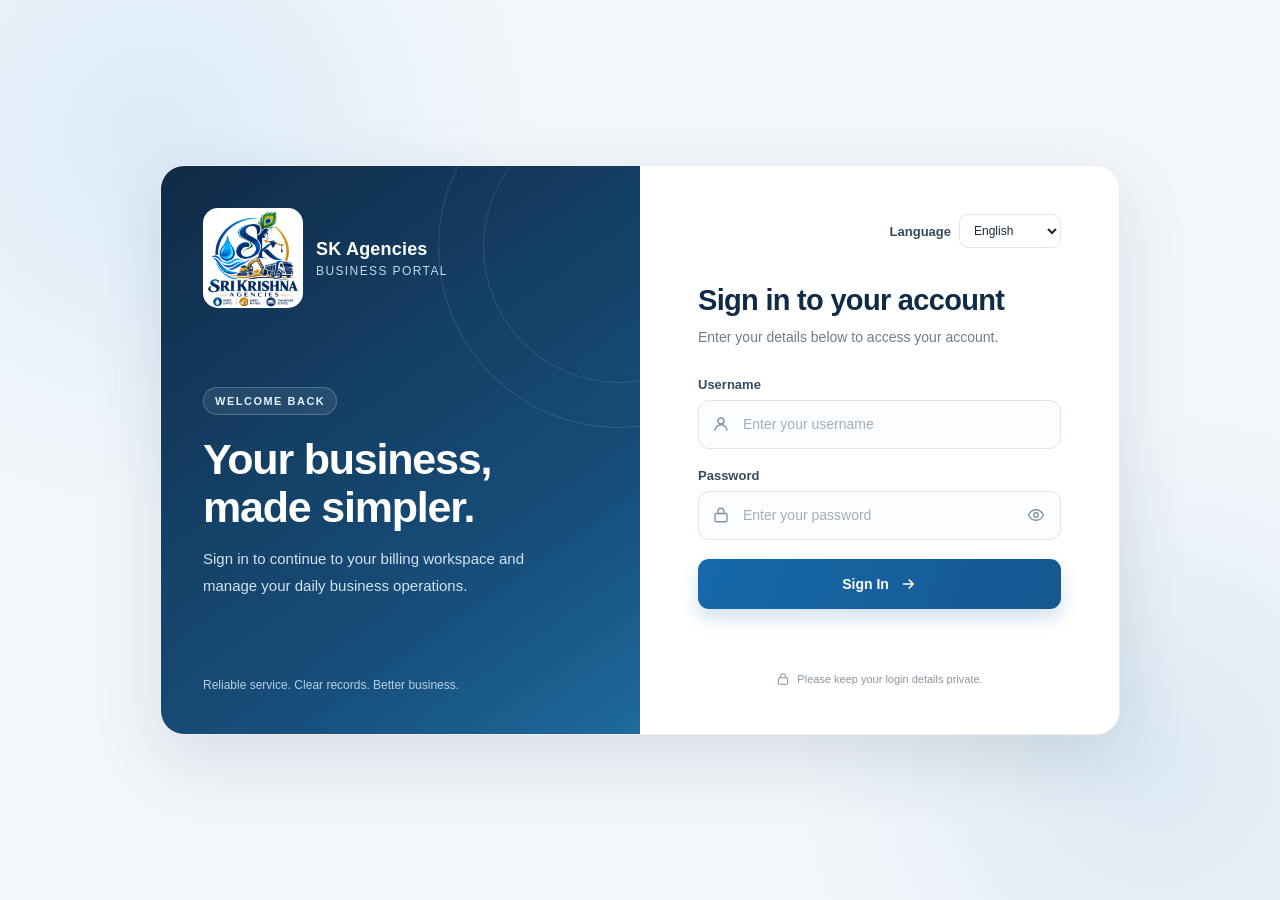
<file: index.html>
<!DOCTYPE html>
<html lang="en">
<head>
  <meta charset="UTF-8" />
  <meta name="viewport" content="width=device-width, initial-scale=1.0" />
  <link rel="icon" type="image/png" href="images/SRI KRISHNA AGENCIES.png" />
  <meta name="theme-color" content="#102b46" />
  <title>SK Agencies | Sign In</title>
  <style>
    :root {
      --navy: #102b46;
      --navy-deep: #0a1d32;
      --blue: #1769aa;
      --blue-light: #eaf4ff;
      --ink: #172b3a;
      --muted: #6c7d8b;
      --line: #dce5ed;
      --white: #ffffff;
      --success: #16804a;
      --error: #c0392b;
    }

    * { box-sizing: border-box; }
    body {
      margin: 0;
      min-height: 100vh;
      display: grid;
      place-items: center;
      padding: 28px 16px;
      font-family: Inter, "Segoe UI", Arial, sans-serif;
      color: var(--ink);
      background:
        radial-gradient(circle at 12% 15%, rgba(66, 153, 225, .13), transparent 28%),
        radial-gradient(circle at 90% 85%, rgba(23, 105, 170, .10), transparent 26%),
        #f3f7fb;
    }

    .shell {
      width: min(960px, 100%);
      min-height: 570px;
      display: grid;
      grid-template-columns: 1fr 1fr;
      overflow: hidden;
      background: var(--white);
      border: 1px solid rgba(16, 43, 70, .08);
      border-radius: 24px;
      box-shadow: 0 24px 70px rgba(16, 43, 70, .13);
    }

    .brand-panel {
      position: relative;
      display: flex;
      flex-direction: column;
      justify-content: space-between;
      padding: 42px;
      color: white;
      overflow: hidden;
      background: linear-gradient(145deg, var(--navy), #174f7c 72%, #1d6b9c);
    }
    .brand-panel::before,
    .brand-panel::after {
      content: "";
      position: absolute;
      border: 1px solid rgba(255,255,255,.12);
      border-radius: 50%;
      pointer-events: none;
    }
    .brand-panel::before { width: 360px; height: 360px; right: -160px; top: -100px; }
    .brand-panel::after { width: 270px; height: 270px; right: -115px; top: -55px; }

    .brand, .brand-copy, .brand-footer { position: relative; z-index: 1; }
    .brand { display: flex; align-items: center; gap: 13px; }
    .brand-mark {
      width: 48px; height: 48px;
      display: grid; place-items: center;
      border-radius: 14px;
      color: var(--navy);
      background: white;
      font-weight: 800;
      font-size: 17px;
      letter-spacing: -1px;
      box-shadow: 0 8px 20px rgba(0,0,0,.12);
    }
    .brand-name { margin: 0; font-size: 18px; font-weight: 750; letter-spacing: .2px; }
    .brand-caption { margin: 4px 0 0; color: #c5d9e9; font-size: 12px; letter-spacing: 1.4px; text-transform: uppercase; }

    .brand-copy { margin: 64px 0; max-width: 360px; }
    .eyebrow {
      display: inline-block;
      padding: 7px 11px;
      border: 1px solid rgba(255,255,255,.22);
      border-radius: 99px;
      background: rgba(255,255,255,.08);
      color: #e3f1fc;
      font-size: 11px;
      font-weight: 700;
      letter-spacing: 1.5px;
      text-transform: uppercase;
    }
    .brand-copy h1 { margin: 20px 0 14px; font-size: clamp(30px, 4vw, 43px); line-height: 1.12; letter-spacing: -1.2px; }
    .brand-copy p { margin: 0; color: #d3e2ee; font-size: 15px; line-height: 1.8; }
    .brand-footer { color: #b8d0e2; font-size: 12px; }

    .form-panel { display: flex; flex-direction: column; justify-content: center; padding: 48px clamp(28px, 5vw, 58px); }
    .top-row { display: flex; align-items: center; justify-content: flex-end; margin-bottom: 36px; }
    .language-wrap { display: flex; align-items: center; gap: 8px; color: var(--muted); font-size: 12px; }
    .language-wrap select {
      padding: 8px 30px 8px 10px;
      border: 1px solid var(--line);
      border-radius: 9px;
      color: var(--ink);
      background: white;
      font: inherit;
      cursor: pointer;
    }
    .welcome h2 { margin: 0; font-size: 29px; letter-spacing: -.7px; color: var(--navy); }
    .welcome p { margin: 9px 0 28px; color: var(--muted); font-size: 14px; line-height: 1.6; }

    .form-group { margin-bottom: 19px; }
    label { display: block; margin-bottom: 8px; color: #344b5c; font-size: 13px; font-weight: 650; }
    .input-wrap { position: relative; }
    .input-wrap svg {
      position: absolute; top: 50%; left: 14px; transform: translateY(-50%);
      width: 18px; height: 18px; color: #8093a3; pointer-events: none;
    }
    input {
      width: 100%; height: 49px; padding: 0 44px;
      border: 1px solid var(--line); border-radius: 11px;
      outline: none; background: #fbfdff; color: var(--ink);
      font: inherit; font-size: 14px;
      transition: border-color .2s, box-shadow .2s, background .2s;
    }
    input::placeholder { color: #a2afba; }
    input:focus { border-color: #4a94d0; background: white; box-shadow: 0 0 0 4px rgba(23,105,170,.11); }
    .toggle-password {
      position: absolute; right: 8px; top: 50%; transform: translateY(-50%);
      width: 34px; height: 34px; display: grid; place-items: center;
      padding: 0; border: 0; border-radius: 8px; background: transparent;
      color: #718596; cursor: pointer;
    }
    .toggle-password:hover { background: var(--blue-light); }
    .toggle-password svg { position: static; transform: none; width: 18px; height: 18px; }

    .submit-btn {
      width: 100%; min-height: 50px; margin-top: 6px;
      display: flex; align-items: center; justify-content: center; gap: 10px;
      border: 0; border-radius: 11px; color: white;
      background: linear-gradient(110deg, #1769aa, #14588f);
      font: inherit; font-size: 14px; font-weight: 700;
      box-shadow: 0 9px 18px rgba(23,105,170,.2);
      cursor: pointer; transition: transform .2s, box-shadow .2s;
    }
    .submit-btn:hover { transform: translateY(-1px); box-shadow: 0 12px 22px rgba(23,105,170,.27); }
    .submit-btn:active { transform: translateY(0); }
    .message { min-height: 21px; margin: 15px 0 0; text-align: center; font-size: 13px; line-height: 1.5; }
    .message.success { color: var(--success); }
    .message.error { color: var(--error); }
    .secure-note { display: flex; justify-content: center; align-items: center; gap: 7px; margin-top: 27px; color: #8797a4; font-size: 11px; }
    .secure-note svg { width: 14px; height: 14px; }
    .mobile-brand { display: none; }

    @media (max-width: 700px) {
      body { padding: 16px; }
      .shell { grid-template-columns: 1fr; max-width: 440px; min-height: auto; border-radius: 20px; }
      .brand-panel { display: none; }
      .form-panel { padding: 27px 25px 30px; }
      .top-row { justify-content: space-between; margin-bottom: 27px; }
      .mobile-brand { display: flex; align-items: center; gap: 10px; }
      .mobile-brand .brand-mark { width: 39px; height: 39px; border: 1px solid var(--line); border-radius: 11px; background: var(--blue-light); }
      .mobile-brand .brand-name { color: var(--navy); font-size: 14px; }
      .mobile-brand .brand-caption { color: var(--muted); font-size: 9px; letter-spacing: 1px; }
      .welcome h2 { font-size: 27px; }
      .welcome p { margin-bottom: 25px; }
    }
    @media (prefers-reduced-motion: reduce) {
      *, *::before, *::after { transition: none !important; }
    }
  </style>
</head>
<body>
  <main class="shell">
    <section class="brand-panel" aria-label="SK Agencies">
      <div class="brand">
        <img src="Sri Krishna Agencies Logo.png" alt="Logo" style="height: 100px;background: #fff;border-radius: 15px;">
        <div>
          <p class="brand-name">SK Agencies</p>
          <p class="brand-caption" data-i18n="brandCaption">Business Portal</p>
        </div>
      </div>
      <div class="brand-copy">
        <span class="eyebrow" data-i18n="eyebrow">WELCOME BACK</span>
        <h1 data-i18n="heroTitle">Your business, made simpler.</h1>
        <p data-i18n="heroText">Sign in to continue to your billing workspace and manage your daily business operations.</p>
      </div>
      <div class="brand-footer" data-i18n="footer">Reliable service. Clear records. Better business.</div>
    </section>

    <section class="form-panel">
      <div class="top-row">
        <div class="mobile-brand">
          <div class="brand-mark" aria-hidden="true">SK</div>
          <div>
            <p class="brand-name">SK Agencies</p>
            <p class="brand-caption" data-i18n="brandCaption">Business Portal</p>
          </div>
        </div>
        <div class="language-wrap">
          <label for="language" data-i18n="languageLabel" style="margin:0;">Language</label>
          <select id="language" aria-label="Choose language">
            <option value="en">English</option>
            <option value="ta">தமிழ்</option>
          </select>
        </div>
      </div>

      <div class="welcome">
        <h2 data-i18n="loginTitle">Sign in to your account</h2>
        <p data-i18n="loginSubtitle">Enter your details below to access your account.</p>
      </div>

      <form id="loginForm" novalidate>
        <div class="form-group">
          <label for="username" data-i18n="usernameLabel">Username</label>
          <div class="input-wrap">
            <svg viewBox="0 0 24 24" fill="none" stroke="currentColor" stroke-width="1.8" aria-hidden="true"><circle cx="12" cy="8" r="4"></circle><path d="M4 21a8 8 0 0 1 16 0"></path></svg>
            <input type="text" id="username" name="username" placeholder="Enter your username" autocomplete="username" required />
          </div>
        </div>

        <div class="form-group">
          <label for="password" data-i18n="passwordLabel">Password</label>
          <div class="input-wrap">
            <svg viewBox="0 0 24 24" fill="none" stroke="currentColor" stroke-width="1.8" aria-hidden="true"><rect x="4" y="10" width="16" height="11" rx="2"></rect><path d="M8 10V7a4 4 0 0 1 8 0v3"></path></svg>
            <input type="password" id="password" name="password" placeholder="Enter your password" autocomplete="current-password" required />
            <button class="toggle-password" id="togglePassword" type="button" aria-label="Show password" title="Show password">
              <svg viewBox="0 0 24 24" fill="none" stroke="currentColor" stroke-width="1.8" aria-hidden="true"><path d="M2 12s3.5-7 10-7 10 7 10 7-3.5 7-10 7S2 12 2 12Z"></path><circle cx="12" cy="12" r="3"></circle></svg>
            </button>
          </div>
        </div>

        <button class="submit-btn" type="submit">
          <span data-i18n="loginButton">Sign In</span>
          <svg viewBox="0 0 24 24" width="18" height="18" fill="none" stroke="currentColor" stroke-width="2" aria-hidden="true"><path d="M5 12h14M13 6l6 6-6 6"></path></svg>
        </button>
        <p id="message" class="message" role="status" aria-live="polite"></p>
      </form>

      <div class="secure-note">
        <svg viewBox="0 0 24 24" fill="none" stroke="currentColor" stroke-width="1.8" aria-hidden="true"><rect x="4" y="10" width="16" height="11" rx="2"></rect><path d="M8 10V7a4 4 0 0 1 8 0v3"></path></svg>
        <span data-i18n="secureNote">Please keep your login details private.</span>
      </div>
    </section>
  </main>

  <script>
    const translations = {
      en: {
        brandCaption: "Business Portal",
        eyebrow: "WELCOME BACK",
        heroTitle: "Your business, made simpler.",
        heroText: "Sign in to continue to your billing workspace and manage your daily business operations.",
        footer: "Reliable service. Clear records. Better business.",
        languageLabel: "Language",
        loginTitle: "Sign in to your account",
        loginSubtitle: "Enter your details below to access your account.",
        usernameLabel: "Username",
        passwordLabel: "Password",
        usernamePlaceholder: "Enter your username",
        passwordPlaceholder: "Enter your password",
        loginButton: "Sign In",
        secureNote: "Please keep your login details private.",
        missing: "Please enter both username and password.",
        invalid: "Invalid username or password. Please try again.",
        success: "Login successful. Redirecting…",
        showPassword: "Show password",
        hidePassword: "Hide password"
      },
      ta: {
        brandCaption: "வணிகத் தளம்",
        eyebrow: "மீண்டும் வரவேற்கிறோம்",
        heroTitle: "உங்கள் வணிகம் இனி எளிதாக.",
        heroText: "உங்கள் பில்லிங் பக்கத்திற்குச் சென்று அன்றாட வணிகப் பணிகளை நிர்வகிக்க உள்நுழையவும்.",
        footer: "நம்பகமான சேவை. தெளிவான பதிவுகள். சிறந்த வணிகம்.",
        languageLabel: "மொழி",
        loginTitle: "உங்கள் கணக்கில் உள்நுழையவும்",
        loginSubtitle: "உங்கள் கணக்கை அணுக கீழே உள்ள விவரங்களை உள்ளிடவும்.",
        usernameLabel: "பயனர்பெயர்",
        passwordLabel: "கடவுச்சொல்",
        usernamePlaceholder: "உங்கள் பயனர்பெயரை உள்ளிடவும்",
        passwordPlaceholder: "உங்கள் கடவுச்சொல்லை உள்ளிடவும்",
        loginButton: "உள்நுழை",
        secureNote: "உங்கள் உள்நுழைவு விவரங்களை ரகசியமாக வைத்திருக்கவும்.",
        missing: "பயனர்பெயர் மற்றும் கடவுச்சொல் இரண்டையும் உள்ளிடவும்.",
        invalid: "பயனர்பெயர் அல்லது கடவுச்சொல் தவறானது. மீண்டும் முயற்சிக்கவும்.",
        success: "உள்நுழைவு வெற்றிகரமாக முடிந்தது. மாற்றப்படுகிறது…",
        showPassword: "கடவுச்சொல்லைக் காட்டு",
        hidePassword: "கடவுச்சொல்லை மறை"
      }
    };

    const languageSelect = document.getElementById("language");
    const usernameInput = document.getElementById("username");
    const passwordInput = document.getElementById("password");
    const message = document.getElementById("message");
    const togglePassword = document.getElementById("togglePassword");

    function setLanguage(language) {
      const t = translations[language] || translations.en;
      document.documentElement.lang = language === "ta" ? "ta" : "en";
      document.querySelectorAll("[data-i18n]").forEach((element) => {
        const key = element.getAttribute("data-i18n");
        if (t[key]) element.textContent = t[key];
      });
      usernameInput.placeholder = t.usernamePlaceholder;
      passwordInput.placeholder = t.passwordPlaceholder;
      togglePassword.setAttribute("aria-label", passwordInput.type === "password" ? t.showPassword : t.hidePassword);
      togglePassword.title = passwordInput.type === "password" ? t.showPassword : t.hidePassword;
      message.textContent = "";
      message.className = "message";
    }

    languageSelect.addEventListener("change", (event) => setLanguage(event.target.value));

    togglePassword.addEventListener("click", () => {
      const isHidden = passwordInput.type === "password";
      passwordInput.type = isHidden ? "text" : "password";
      setLanguage(languageSelect.value);
    });

    document.getElementById("loginForm").addEventListener("submit", (event) => {
      event.preventDefault();
      const t = translations[languageSelect.value] || translations.en;
      const username = usernameInput.value.trim();
      const password = passwordInput.value;

      if (!username || !password) {
        message.className = "message error";
        message.textContent = t.missing;
        return;
      }

      // Demo-only credentials. Use server-side authentication for production.
      if (username === "maya" && password === "4470") {
        message.className = "message success";
        message.textContent = t.success;
        window.location.href = "bill.html";
      } else {
        message.className = "message error";
        message.textContent = t.invalid;
      }
    });
  </script>
</body>
</html>
</file>
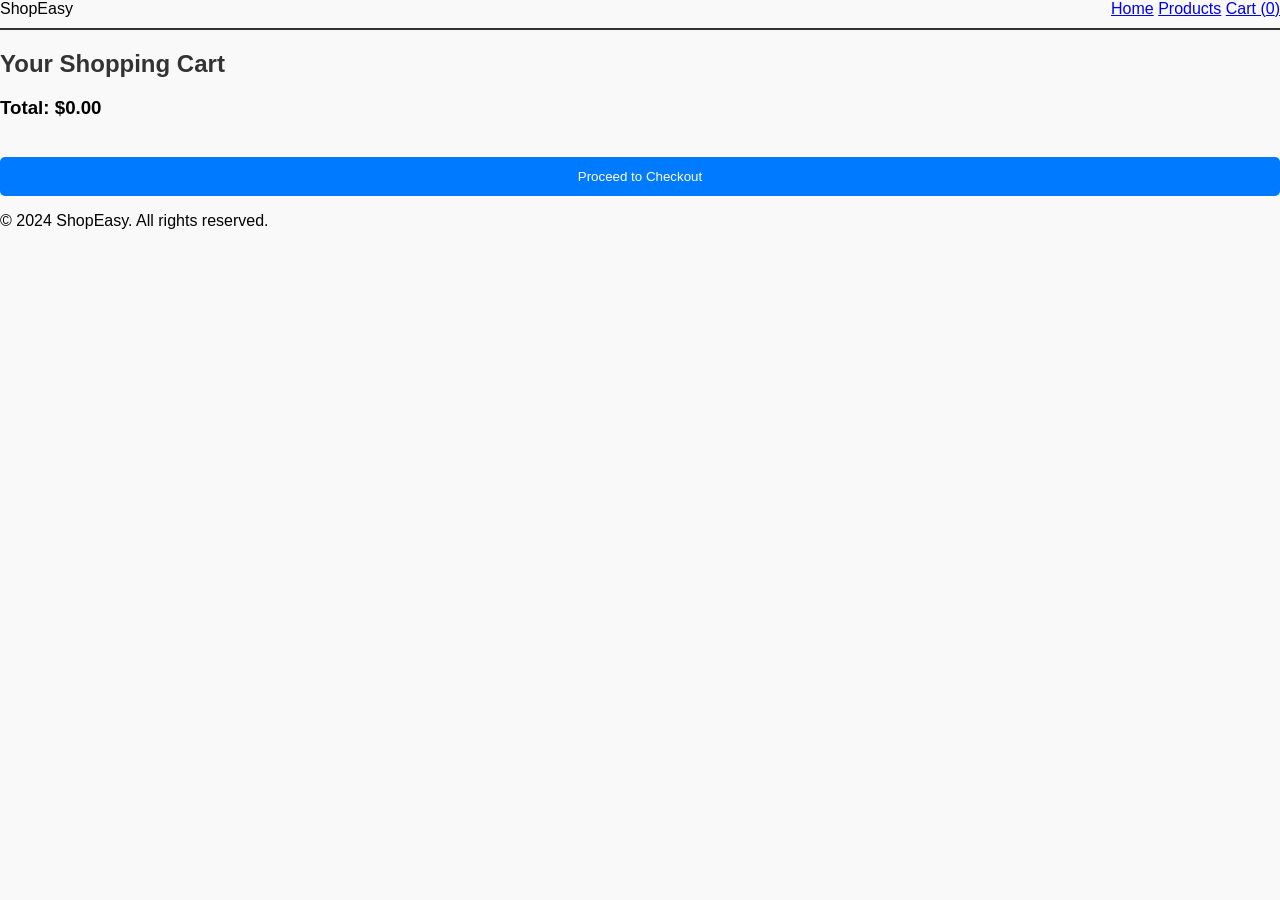
<file: cart.html>
<!DOCTYPE html>
<html lang="en">
<head>
  <meta charset="UTF-8">
  <meta name="viewport" content="width=device-width, initial-scale=1.0">
  <title>Shopping Cart</title>
  <link rel="stylesheet" href="styles.css">
</head>
<body>
  <header>
    <div class="logo">ShopEasy</div>
    <nav>
      <a href="index.html">Home</a>
      <a href="#">Products</a>
      <a href="#">Cart (<span id="cart-count">0</span>)</a>
    </nav>
  </header>

  <main>
    <h1>Your Shopping Cart</h1>
    <div id="cart-items">
      <!-- Items will be dynamically added here -->
    </div>
    <div class="cart-summary">
      <h3>Total: $<span id="cart-total">0.00</span></h3>
      <button onclick="checkout()">Proceed to Checkout</button>
    </div>
  </main>

  <footer>
    <p>© 2024 ShopEasy. All rights reserved.</p>
  </footer>
  <script src="script.js"></script>
</body>
</html>
</file>
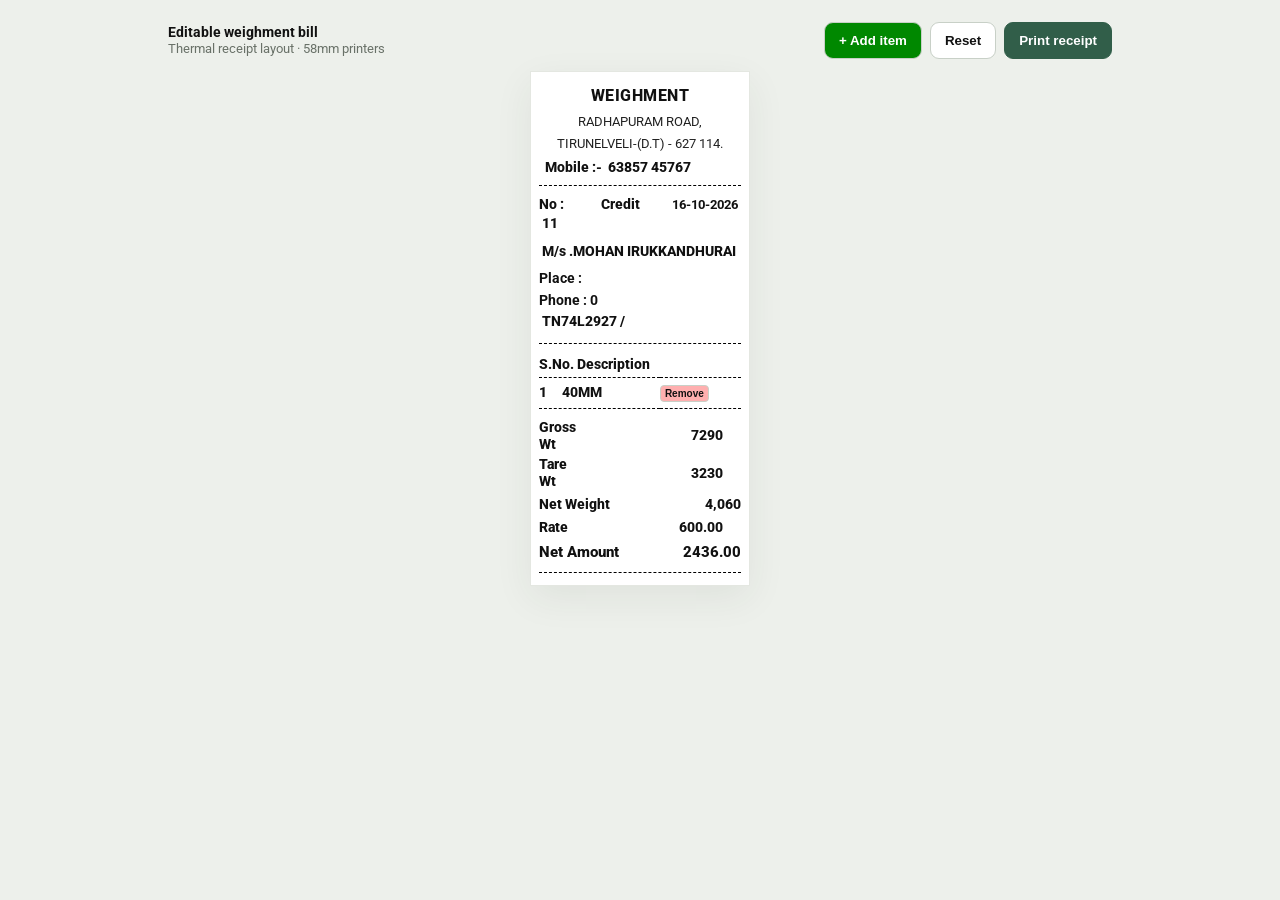
<file: weightment_bill.html>
<!doctype html>
<html lang="en">

<head>
  <meta charset="utf-8">
  <meta name="viewport" content="width=device-width,initial-scale=1">
  <title>Weighment Bill — Thermal Printer</title>
  <link rel="preconnect" href="https://fonts.googleapis.com">
  <link rel="preconnect" href="https://fonts.gstatic.com" crossorigin>
  <link href="https://fonts.googleapis.com/css2?family=Roboto:wght@400;500;700;800;900&display=swap" rel="stylesheet">
  <style>
    :root {
      --ink: #111;
      --muted: #697168;
      --accent: #315e49;
      --paper: #fff;
      --bg: #edf0eb
    }

    * {
      box-sizing: border-box
    }

    body {
      margin: 0;
      background: var(--bg);
      color: var(--ink);
      font-family: 'Roboto', Arial, sans-serif;
      font-size: 14px;
      line-height: 1.25;
      font-weight: 400;
      -webkit-font-smoothing: antialiased;
    }

    .toolbar {
      max-width: 980px;
      margin: 22px auto 12px;
      padding: 0 18px;
      display: flex;
      gap: 10px;
      align-items: center;
      justify-content: space-between;
      flex-wrap: wrap
    }

    .toolbar p {
      margin: 0;
      color: var(--muted);
      font-size: 13px
    }

    .actions {
      display: flex;
      gap: 8px;
      flex-wrap: wrap
    }

    button {
      border: 1px solid #c8d0c7;
      background: white;
      color: var(--ink);
      padding: 10px 14px;
      border-radius: 9px;
      font-weight: 700;
      cursor: pointer
    }

    button.primary {
      background: var(--accent);
      border-color: var(--accent);
      color: white
    }

    main {
      max-width: 980px;
      margin: 0 auto 32px;
      padding: 0 18px
    }

    .sheet {
      background: var(--paper);
      max-width: 58mm;
      margin: 0 auto;
      padding: 12px 8px;
      box-shadow: 0 12px 36px #24342412;
      border: 1px solid #e4e7e1;
    }

    .brand {
      text-align: center;
      padding-bottom: 6px;
      border-bottom: 1px dashed #000
    }

    .brand h1 {
      font-size: 16px;
      letter-spacing: 0.5px;
      margin: 0 0 4px;
      font-weight: 800
    }

    .brand .address {
      font-size: 12.5px;
      margin: 2px 0;
      font-weight: 400;
      color: #222
    }

    .brand .phone {
      font-size: 14px;
      font-weight: 800;
      margin-top: 4px
    }

    .meta {
      display: block;
      padding: 8px 0;
      border-bottom: 1px dashed #000;
      font-size: 13.5px
    }

    .receipt-top-row {
      display: flex;
      justify-content: space-between;
      align-items: baseline;
      margin-bottom: 6px
    }

    .receipt-top-row .no-label {
      font-weight: 800;
      font-size: 14px
    }

    .receipt-top-row .type-label {
      font-weight: 800;
      font-size: 14px
    }

    .receipt-top-row .date-label {
      font-weight: 700;
      font-size: 13px
    }

    .customer {
      font-size: 13.5px;
      font-weight: 800;
      margin: 6px 0
    }

    .meta-line {
      display: flex;
      gap: 4px;
      align-items: baseline;
      margin: 3px 0;
      font-weight: 700
    }

    .meta-line.regular-line {
      font-weight: 700
    }

    .meta-line strong {
      white-space: nowrap;
      font-weight: 700
    }

    input,
    textarea {
      font: inherit;
      color: inherit;
      border: 1px dashed transparent;
      background: transparent;
      border-radius: 2px;
      padding: 1px 2px;
      width: 100%;
      min-width: 0;
      font-weight: inherit;
    }

    input:hover,
    textarea:hover,
    input:focus,
    textarea:focus {
      border-color: #9eb2a2;
      background: #f8fbf7;
      outline: none
    }

    input:focus,
    textarea:focus {
      border-style: solid
    }

    .item-table {
      width: 100%;
      border-collapse: collapse;
      margin-top: 8px;
      border-bottom: 1px dashed #000;
      padding-bottom: 6px
    }

    .item-table th {
      text-align: left;
      font-size: 13.5px;
      padding: 4px 0;
      border-bottom: 1px dashed #000;
      font-weight: 800
    }

    .item-table td {
      padding: 4px 0;
      vertical-align: middle;
      font-size: 14px;
      font-weight: 800
    }

    .item-table th:first-child,
    .item-table td:first-child {
      width: 28px
    }

    .item-table .desc {
      font-weight: 800;
      font-size: 14px
    }

    .remove {
      padding: 2px 4px;
      font-size: 10px;
      border-radius: 4px
    }

    .summary {
      margin-top: 8px;
      border-bottom: 1px dashed #000;
      padding-bottom: 8px;
      font-size: 13.5px;
      font-weight: 800
    }

    .sumrow {
      display: flex;
      justify-content: space-between;
      gap: 8px;
      align-items: center;
      padding: 2px 0;
      font-weight: 800
    }

    .sumrow .value {
      text-align: right;
      font-weight: 800
    }

    .sumrow.net-divider {
      margin-top: 2px;
      padding-top: 2px
    }

    .sumrow.total {
      font-size: 14.5px;
      margin-top: 2px;
      padding-top: 2px;
      font-weight: 800
    }

    .sumrow.rate input {
      text-align: right;
      font-weight: 800
    }

    .footer {
      display: flex;
      justify-content: space-between;
      gap: 16px;
      color: var(--muted);
      font-size: 11px;
      margin-top: 10px
    }

    .note {
      font-size: 12px;
      color: var(--muted);
      margin: 16px auto 0;
      max-width: 58mm
    }

    @page {
      size: 58mm auto;
      margin: 0
    }

    @media print {
      * {
        -webkit-print-color-adjust: exact;
        print-color-adjust: exact
      }

      html,
      body {
        width: 58mm !important;
        min-width: 58mm !important;
        margin: 0 !important;
        padding: 0 !important;
        background: #fff !important;
        color: #000 !important;
        font-family: 'Roboto', Arial, sans-serif !important;
        font-size: 9.5pt !important;
        line-height: 1.25 !important;
        font-weight: 400 !important;
      }

      .toolbar,
      .note,
      .remove-col,
      .add-item,
      #reset {
        display: none !important
      }

      main {
        width: 58mm !important;
        max-width: 58mm !important;
        margin: 0 !important;
        padding: 0 !important
      }

      .sheet {
        width: 58mm !important;
        max-width: 58mm !important;
        margin: 0 !important;
        padding: 1mm 2mm !important;
        border: 0 !important;
        box-shadow: none !important
      }

      .brand {
        padding: 0 0 1.5mm !important;
        border-bottom: 1px dashed #000 !important
      }

      .brand h1 {
        font-size: 11.5pt !important;
        margin: 0 0 1mm !important;
        font-weight: 800 !important
      }

      .brand .address {
        font-size: 8.5pt !important;
        line-height: 1.15 !important;
        margin: 0 !important;
        font-weight: 400 !important
      }

      .brand .phone {
        font-size: 9.5pt !important;
        margin-top: 1mm !important;
        font-weight: 800 !important
      }

      .receipt-top-row {
        display: flex !important;
        justify-content: space-between !important;
        font-size: 9pt !important;
        margin-bottom: 1mm !important
      }

      .receipt-top-row .no-label {
        font-weight: 800 !important
      }

      .receipt-top-row .type-label {
        font-weight: 800 !important
      }

      .receipt-top-row .date-label {
        font-weight: 700 !important
      }

      .meta {
        display: block !important;
        padding: 1.5mm 0 !important;
        border-bottom: 1px dashed #000 !important;
        font-size: 9pt !important
      }

      .meta-line {
        display: flex !important;
        gap: 1mm !important;
        margin: 0.8mm 0 !important;
        min-width: 0 !important;
        font-weight: 700 !important
      }

      .customer {
        font-size: 9.5pt !important;
        font-weight: 800 !important;
        margin: 1mm 0 !important
      }

      input,
      textarea {
        border: 0 !important;
        background: transparent !important;
        border-radius: 0 !important;
        outline: none !important;
        padding: 0 !important;
        color: #000 !important;
        font-size: inherit !important;
        min-width: 0 !important;
        font-weight: inherit !important
      }

      .item-table {
        width: 100% !important;
        table-layout: fixed !important;
        margin-top: 1mm !important;
        font-size: 9pt !important;
        border-bottom: 1px dashed #000 !important
      }

      .item-table th {
        font-size: 9pt !important;
        padding: 1mm 0 !important;
        border-bottom: 1px dashed #000 !important;
        font-weight: 800 !important
      }

      .item-table td {
        padding: 1mm 0 !important;
        font-weight: 800 !important
      }

      .summary {
        margin-top: 1mm !important;
        padding-bottom: 1mm !important;
        border-bottom: 1px dashed #000 !important;
        font-size: 9pt !important;
        font-weight: 800 !important
      }

      .sumrow {
        display: flex !important;
        justify-content: space-between !important;
        gap: 2mm !important;
        padding: .4mm 0 !important;
        font-weight: 800 !important
      }

      .sumrow.total {
        font-size: 10pt !important;
        margin-top: 1mm !important;
        padding-top: 1mm !important;
        font-weight: 800 !important
      }

      .sumrow .value {
        text-align: right !important;
        font-weight: 800 !important
      }

      .sumrow input {
        text-align: right !important;
        width: 100% !important;
        font-weight: 800 !important
      }

      .footer {
        font-size: 7pt !important;
        margin-top: 2mm !important
      }

      button {
        display: none !important
      }

      tr,
      .sumrow,
      .brand,
      .meta {
        break-inside: avoid !important;
        page-break-inside: avoid !important
      }
    }
  </style>
</head>

<body>
  <div class="toolbar">
    <div><strong>Editable weighment bill</strong>
      <p>Thermal receipt layout · 58mm printers</p>
    </div>
    <div class="actions"><button class="add-item" style="color: #fff;background: #008800;" id="addItem">+ Add item</button><button
        id="reset">Reset</button><button class="primary" onclick="window.print()">Print receipt</button></div>
  </div>
  <main>
    <section class="sheet" id="bill">
      <header class="brand">
        <h1><input aria-label="Business name" value="WEIGHMENT"
            style="text-align:center;font-weight:800;letter-spacing:0.5px;font-size:16px"></h1>
        <div class="address"><input aria-label="Address line 1" value="RADHAPURAM ROAD," style="text-align:center">
        </div>
        <div class="address"><input aria-label="Address line 2" value="TIRUNELVELI-(D.T) - 627 114."
            style="text-align:center"></div>
        <div class="phone">Mobile :- <input aria-label="Mobile number" value="63857 45767"
            style="width:130px;font-weight:800"></div>
      </header>
      <section class="meta">
        <div class="receipt-top-row">
          <span class="no-label">No : <input aria-label="Bill number" value="11"
              style="width:28px;display:inline-block;font-weight:800"></span>
          <span class="type-label"><input aria-label="Bill type" value="Credit"
              style="width:60px;text-align:center;display:inline-block;font-weight:800"></span>
          <span class="date-label"><input aria-label="Bill date" value="16-10-2026"
              style="width:90px;text-align:right;display:inline-block;font-weight:700"></span>
        </div>
        <div class="customer"><input aria-label="Customer name" value="M/s .MOHAN IRUKKANDHURAI"
            style="font-weight:800"></div>
        <div class="meta-line regular-line"><strong>Place :</strong><input aria-label="Place" value=""></div>
        <div class="meta-line regular-line"><strong>Phone : 0</strong></div>
        <div class="meta-line vehicle-line"><input aria-label="Vehicle number" value="TN74L2927 /"
            style="font-weight:800"></div>
      </section>
      <table class="item-table">
        <thead>
          <tr>
            <th>S.No. Description</th>
            <th class="remove-col" style="width:30px"></th>
          </tr>
        </thead>
        <tbody id="items">
          <tr class="item">
            <td><span style="font-weight:800;margin-right:12px">1</span><input class="desc"
                aria-label="Item description" value="40MM" style="width:80%;display:inline-block;font-weight:800"></td>
            <td class="remove-col"><button class="remove" type="button" style="background-color: rgb(255, 175, 175);">Remove</button></td>
          </tr>
        </tbody>
      </table>
      <section class="summary">
        <div class="sumrow"><span>Gross Wt</span><span class="value"><input id="gross" type="number"
              aria-label="Gross weight" value="7290" style="text-align:right"></span></div>
        <div class="sumrow"><span>Tare Wt</span><span class="value"><input id="tare" type="number"
              aria-label="Tare weight" value="3230" style="text-align:right"></span></div>
        <div class="sumrow net-divider"><span>Net Weight</span><span class="value" id="net">4060</span></div>
        <div class="sumrow rate"><label for="unitRate">Rate</label><span class="value"><input id="unitRate"
              type="number" aria-label="Rate per weight unit" value="600.00" step="0.01"></span></div>
        <div class="sumrow total"><span>Net Amount</span><span class="value" id="amount">2436.00</span></div>
      </section>
      <!-- <footer class="footer"><span>Thank you</span><span><input aria-label="Footer note" value="" placeholder="Optional note" style="text-align:right"></span></footer> -->
    </section>

  </main>
  <script>
    const $ = s => document.querySelector(s);
    const $$ = s => document.querySelectorAll(s);

    function update() {
      const gross = Number($('#gross').value) || 0, tare = Number($('#tare').value) || 0;
      const net = gross - tare;
      $('#net').textContent = net.toLocaleString('en-IN', { maximumFractionDigits: 2 });
      const rate = Number($('#unitRate').value) || 0;
      $('#amount').textContent = (net * rate / 1000).toFixed(2);
    }

    function attach(row) {
      row.querySelector('.remove').addEventListener('click', () => { row.remove(); update(); });
      row.querySelector('.desc').addEventListener('input', update);
    }

    $$('#gross,#tare,#unitRate').forEach(el => el.addEventListener('input', update));
    $$('.item').forEach(attach);

    $('#addItem').addEventListener('click', () => {
      const row = document.createElement('tr');
      row.className = 'item';
      row.innerHTML = '<td><span style="font-weight:800;margin-right:12px">2</span><input class="desc" aria-label="Item description" value="NEW ITEM" style="width:80%;display:inline-block;font-weight:800"></td><td class="remove-col"><button class="remove" type="button">Remove</button></td>';
      $('#items').appendChild(row);
      attach(row);
      update();
    });

    $('#reset').addEventListener('click', () => location.reload());
    update();
  </script>
</body>

</html>
</file>
<file: styles.css>
body {
    font-family: Arial, sans-serif;
    margin: 0;
    padding: 0;
    background: #f9f9f9;
}

.container {
    max-width: 800px;
    margin: 20px auto;
    background: #fff;
    padding: 20px;
    border-radius: 8px;
    box-shadow: 0 4px 8px rgba(0, 0, 0, 0.1);
    width: 100%; /* Ensure full width on smaller screens */
}

header {
    display: flex;
    justify-content: space-between;
    align-items: center;
    border-bottom: 2px solid #333;
    padding-bottom: 10px;
    flex-wrap: wrap; /* Allow flex items to wrap on smaller screens */
    margin-bottom: 20px;
}

.company-details {
    display: flex;
    align-items: center;
    flex-wrap: wrap;
}

.logo {
    width: 80px;
    height: auto;
    margin-right: 10px;
}

h1 {
    margin: 0;
    font-size: 24px; /* Adjust font size for large screens */
    color: #333;
    text-align: center;
    flex-grow: 1; /* Allow the title to take up remaining space */
    text-align: left;
}

table {
    width: 100%;
    margin-top: 20px;
    border-collapse: collapse;
    font-size: 14px;
}

th, td {
    border: 1px solid #ccc;
    padding: 10px;
    text-align: left;
}

th {
    background-color: #f2f2f2;
}

input {
    width: 100%;
    padding: 8px;
    border: 1px solid #ccc;
    border-radius: 5px;
    margin-bottom: 10px;
    box-sizing: border-box;
}

button {
    width: 100%;
    padding: 12px 0;
    background-color: #007bff;
    color: white;
    border: none;
    border-radius: 5px;
    cursor: pointer;
    margin-top: 20px;
}

button:hover {
    background-color: #0056b3;
}

/* Media Queries for Mobile Responsiveness */
@media (max-width: 768px) {
    .container {
        padding: 15px; /* Less padding on mobile */
    }

    header {
        flex-direction: column;
        align-items: flex-start;
    }

    .company-details {
        justify-content: center;
        margin-bottom: 20px;
    }

    h1 {
        font-size: 20px;
        text-align: left;
    }

    .logo {
        width: 60px; /* Smaller logo on smaller screens */
    }

    table {
        font-size: 12px; /* Smaller font size for table content */
    }

    th, td {
        padding: 8px; /* Smaller padding for table */
    }

    input, button {
        padding: 10px; /* Adjust padding to fit mobile screens */
    }
}

@media (max-width: 480px) {
    .container {
        padding: 10px; /* Less padding for very small screens */
    }

    header {
        flex-direction: column;
        align-items: center;
    }

    .company-details {
        justify-content: center;
    }

    h1 {
        font-size: 18px; /* Further reduce font size */
    }

    .logo {
        width: 50px; /* Further reduce logo size */
    }

    table {
        font-size: 10px; /* Further reduce font size for very small screens */
    }

    th, td {
        padding: 6px; /* Less padding for very small screens */
    }

    input, button {
        padding: 10px; /* Maintain consistent input and button size */
    }
}

.topnav {
    overflow: hidden;
    background-color: #5c6b62;
    border-radius: 25px;
  }
  
  .topnav a {
    float: left;
    color: #f2f2f2;
    text-align: center;
    padding: 14px 16px;
    text-decoration: none;
    font-size: 17px;
  }
  
  .topnav a:hover {
    background-color: #fffb7b;
    color: black;
    border-radius: 25px;
  }
  
  .topnav a.active {
    background-color: #0080ff;
    color: white;
    border-radius: 25px;
  }
</file>
